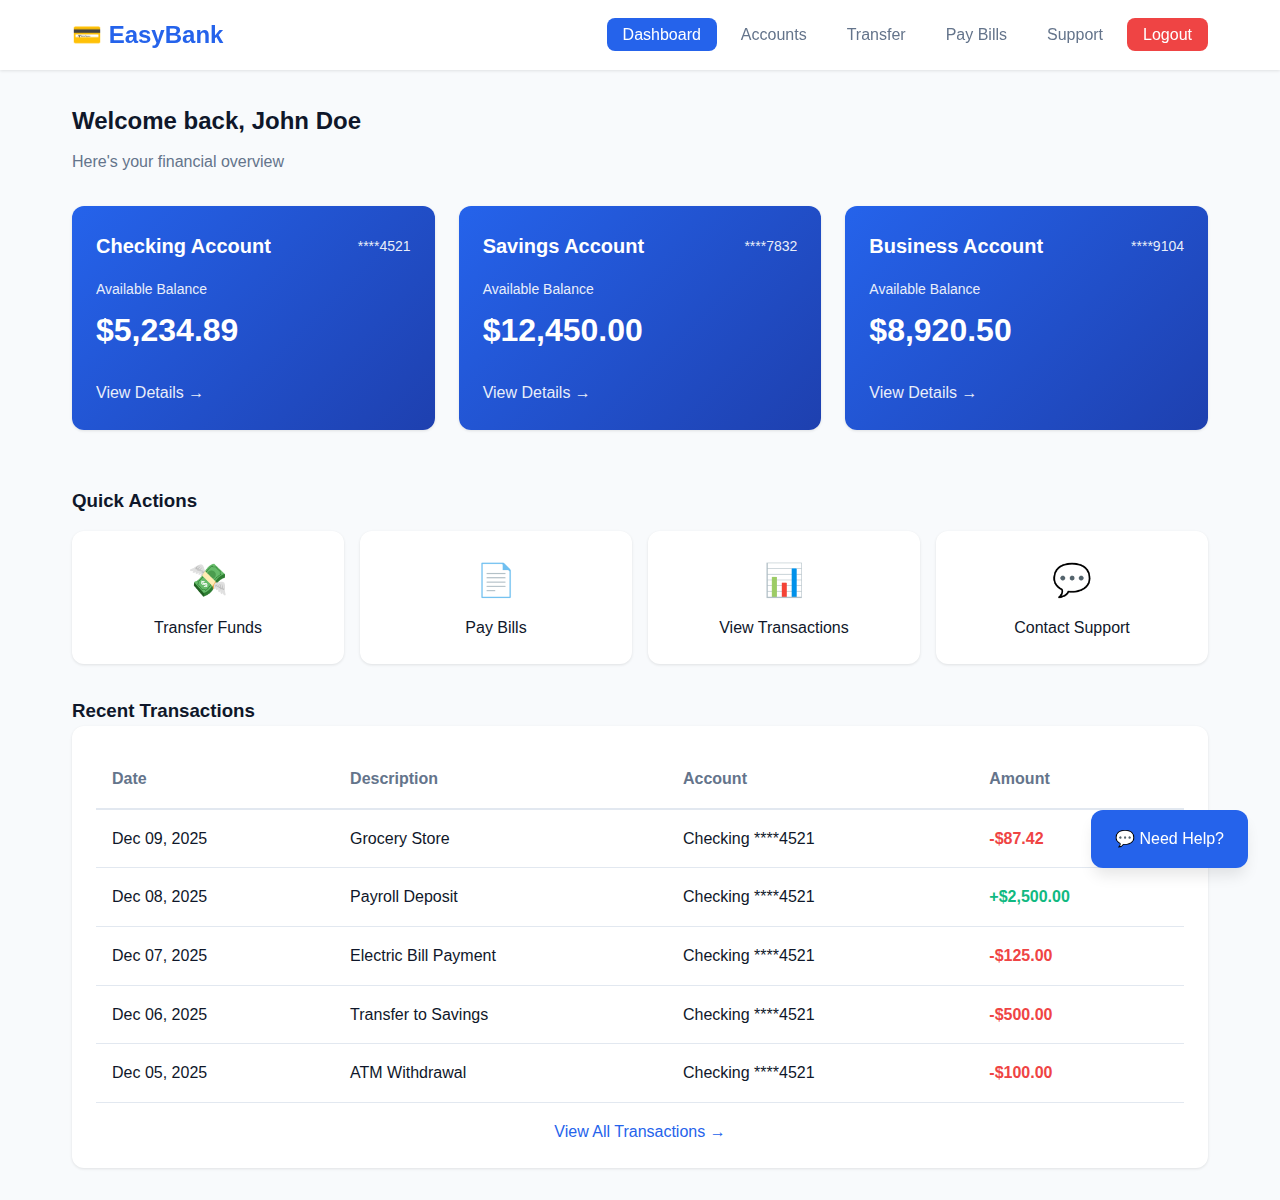
<file: index.html>
<!DOCTYPE html>
<html lang="en">
<head>
    <meta charset="UTF-8">
    <meta name="viewport" content="width=device-width, initial-scale=1.0">
    <title>EasyBank - Dashboard</title>
    <link rel="stylesheet" href="styles.css">
</head>
<body>
    <!-- Navigation Bar -->
    <nav class="navbar">
        <div class="nav-container">
            <div class="nav-brand">
                <h1>💳 EasyBank</h1>
            </div>
            <ul class="nav-menu">
                <li><a href="index.html" class="active">Dashboard</a></li>
                <li><a href="account-details.html">Accounts</a></li>
                <li><a href="fund-transfer.html">Transfer</a></li>
                <li><a href="bill-payment.html">Pay Bills</a></li>
                <li><a href="customer-support.html">Support</a></li>
                <li><a href="login.html" class="btn-logout">Logout</a></li>
            </ul>
        </div>
    </nav>

    <!-- Main Content -->
    <main class="container">
        <!-- Welcome Section -->
        <section class="welcome-section">
            <h2>Welcome back, John Doe</h2>
            <p class="subtitle">Here's your financial overview</p>
        </section>

        <!-- Account Summary Cards -->
        <section class="account-cards">
            <div class="card account-card">
                <div class="card-header">
                    <h3>Checking Account</h3>
                    <span class="account-number">****4521</span>
                </div>
                <div class="balance">
                    <p class="balance-label">Available Balance</p>
                    <p class="balance-amount">$5,234.89</p>
                </div>
                <a href="account-details.html" class="card-link">View Details →</a>
            </div>

            <div class="card account-card">
                <div class="card-header">
                    <h3>Savings Account</h3>
                    <span class="account-number">****7832</span>
                </div>
                <div class="balance">
                    <p class="balance-label">Available Balance</p>
                    <p class="balance-amount">$12,450.00</p>
                </div>
                <a href="account-details.html" class="card-link">View Details →</a>
            </div>

            <div class="card account-card">
                <div class="card-header">
                    <h3>Business Account</h3>
                    <span class="account-number">****9104</span>
                </div>
                <div class="balance">
                    <p class="balance-label">Available Balance</p>
                    <p class="balance-amount">$8,920.50</p>
                </div>
                <a href="account-details.html" class="card-link">View Details →</a>
            </div>
        </section>

        <!-- Quick Actions -->
        <section class="quick-actions">
            <h3>Quick Actions</h3>
            <div class="action-buttons">
                <a href="fund-transfer.html" class="action-btn">
                    <span class="icon">💸</span>
                    <span>Transfer Funds</span>
                </a>
                <a href="bill-payment.html" class="action-btn">
                    <span class="icon">📄</span>
                    <span>Pay Bills</span>
                </a>
                <a href="account-details.html" class="action-btn">
                    <span class="icon">📊</span>
                    <span>View Transactions</span>
                </a>
                <a href="customer-support.html" class="action-btn">
                    <span class="icon">💬</span>
                    <span>Contact Support</span>
                </a>
            </div>
        </section>

        <!-- Recent Transactions -->
        <section class="recent-transactions">
            <h3>Recent Transactions</h3>
            <div class="card">
                <table class="transaction-table">
                    <thead>
                        <tr>
                            <th>Date</th>
                            <th>Description</th>
                            <th>Account</th>
                            <th>Amount</th>
                        </tr>
                    </thead>
                    <tbody>
                        <tr>
                            <td>Dec 09, 2025</td>
                            <td>Grocery Store</td>
                            <td>Checking ****4521</td>
                            <td class="amount negative">-$87.42</td>
                        </tr>
                        <tr>
                            <td>Dec 08, 2025</td>
                            <td>Payroll Deposit</td>
                            <td>Checking ****4521</td>
                            <td class="amount positive">+$2,500.00</td>
                        </tr>
                        <tr>
                            <td>Dec 07, 2025</td>
                            <td>Electric Bill Payment</td>
                            <td>Checking ****4521</td>
                            <td class="amount negative">-$125.00</td>
                        </tr>
                        <tr>
                            <td>Dec 06, 2025</td>
                            <td>Transfer to Savings</td>
                            <td>Checking ****4521</td>
                            <td class="amount negative">-$500.00</td>
                        </tr>
                        <tr>
                            <td>Dec 05, 2025</td>
                            <td>ATM Withdrawal</td>
                            <td>Checking ****4521</td>
                            <td class="amount negative">-$100.00</td>
                        </tr>
                    </tbody>
                </table>
                <a href="account-details.html" class="view-all">View All Transactions →</a>
            </div>
        </section>
    </main>

    <!-- Customer Support Chat Widget -->
    <div class="chat-widget" id="chatWidget">
        <div class="chat-header" onclick="toggleChat()">
            <span>💬 Need Help?</span>
        </div>
        <div class="chat-body" id="chatBody" style="display: none;">
            <p>Hello! How can we assist you today?</p>
            <a href="customer-support.html" class="btn btn-primary">Start Chat</a>
        </div>
    </div>

    <script src="script.js"></script>
</body>
</html>
</file>
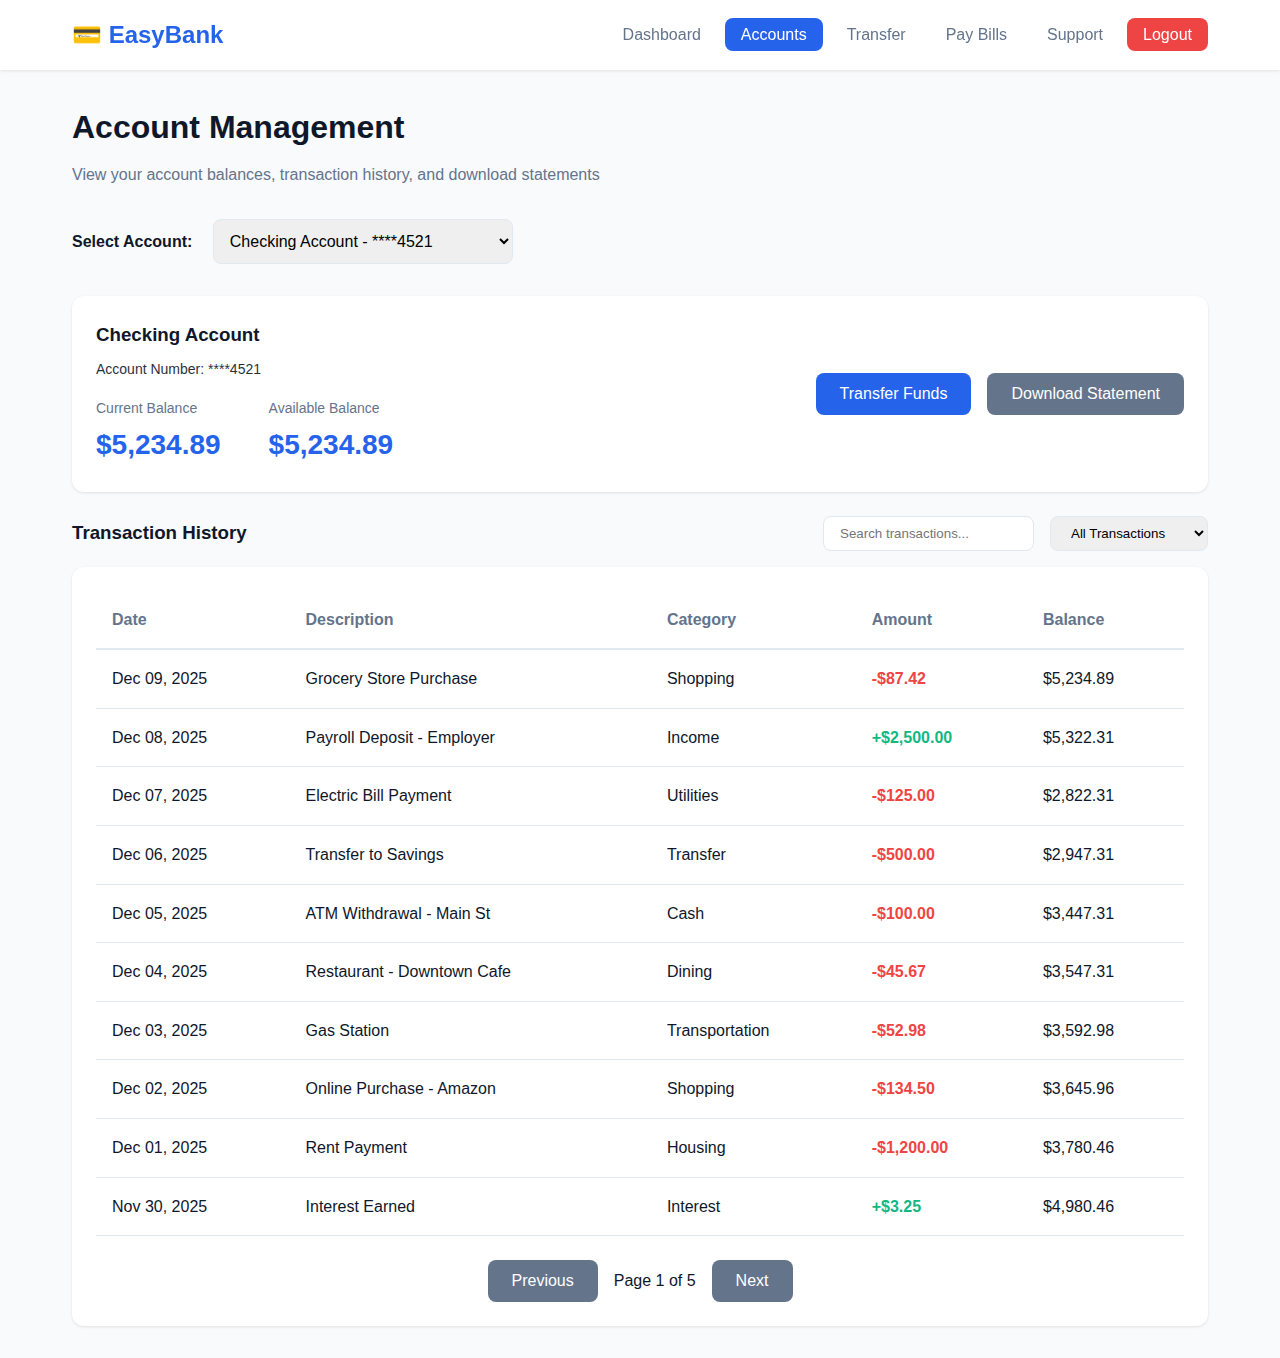
<file: account-details.html>
<!DOCTYPE html>
<html lang="en">
<head>
    <meta charset="UTF-8">
    <meta name="viewport" content="width=device-width, initial-scale=1.0">
    <title>EasyBank - Account Details</title>
    <link rel="stylesheet" href="styles.css">
</head>
<body>
    <!-- Navigation Bar -->
    <nav class="navbar">
        <div class="nav-container">
            <div class="nav-brand">
                <h1>💳 EasyBank</h1>
            </div>
            <ul class="nav-menu">
                <li><a href="index.html">Dashboard</a></li>
                <li><a href="account-details.html" class="active">Accounts</a></li>
                <li><a href="fund-transfer.html">Transfer</a></li>
                <li><a href="bill-payment.html">Pay Bills</a></li>
                <li><a href="customer-support.html">Support</a></li>
                <li><a href="login.html" class="btn-logout">Logout</a></li>
            </ul>
        </div>
    </nav>

    <!-- Main Content -->
    <main class="container">
        <div class="page-header">
            <h2>Account Management</h2>
            <p>View your account balances, transaction history, and download statements</p>
        </div>

        <!-- Account Selection -->
        <section class="account-selector">
            <label for="accountSelect">Select Account:</label>
            <select id="accountSelect" onchange="switchAccount(this.value)">
                <option value="checking">Checking Account - ****4521</option>
                <option value="savings">Savings Account - ****7832</option>
                <option value="business">Business Account - ****9104</option>
            </select>
        </section>

        <!-- Account Details Card -->
        <section class="account-details-card">
            <div class="card">
                <div class="account-info">
                    <h3 id="accountName">Checking Account</h3>
                    <p class="account-number" id="accountNumber">Account Number: ****4521</p>
                    <div class="balance-display">
                        <div class="balance-item">
                            <p class="label">Current Balance</p>
                            <p class="amount" id="currentBalance">$5,234.89</p>
                        </div>
                        <div class="balance-item">
                            <p class="label">Available Balance</p>
                            <p class="amount" id="availableBalance">$5,234.89</p>
                        </div>
                    </div>
                </div>
                <div class="account-actions">
                    <button class="btn btn-primary" onclick="window.location.href='fund-transfer.html'">
                        Transfer Funds
                    </button>
                    <button class="btn btn-secondary" onclick="downloadStatement()">
                        Download Statement
                    </button>
                </div>
            </div>
        </section>

        <!-- Transaction History -->
        <section class="transaction-history">
            <div class="section-header">
                <h3>Transaction History</h3>
                <div class="search-filter">
                    <input type="text" id="searchInput" placeholder="Search transactions..." 
                           onkeyup="searchTransactions()">
                    <select id="filterSelect" onchange="filterTransactions()">
                        <option value="all">All Transactions</option>
                        <option value="deposits">Deposits Only</option>
                        <option value="withdrawals">Withdrawals Only</option>
                    </select>
                </div>
            </div>

            <div class="card">
                <table class="transaction-table" id="transactionTable">
                    <thead>
                        <tr>
                            <th>Date</th>
                            <th>Description</th>
                            <th>Category</th>
                            <th>Amount</th>
                            <th>Balance</th>
                        </tr>
                    </thead>
                    <tbody>
                        <tr>
                            <td>Dec 09, 2025</td>
                            <td>Grocery Store Purchase</td>
                            <td>Shopping</td>
                            <td class="amount negative">-$87.42</td>
                            <td>$5,234.89</td>
                        </tr>
                        <tr>
                            <td>Dec 08, 2025</td>
                            <td>Payroll Deposit - Employer</td>
                            <td>Income</td>
                            <td class="amount positive">+$2,500.00</td>
                            <td>$5,322.31</td>
                        </tr>
                        <tr>
                            <td>Dec 07, 2025</td>
                            <td>Electric Bill Payment</td>
                            <td>Utilities</td>
                            <td class="amount negative">-$125.00</td>
                            <td>$2,822.31</td>
                        </tr>
                        <tr>
                            <td>Dec 06, 2025</td>
                            <td>Transfer to Savings</td>
                            <td>Transfer</td>
                            <td class="amount negative">-$500.00</td>
                            <td>$2,947.31</td>
                        </tr>
                        <tr>
                            <td>Dec 05, 2025</td>
                            <td>ATM Withdrawal - Main St</td>
                            <td>Cash</td>
                            <td class="amount negative">-$100.00</td>
                            <td>$3,447.31</td>
                        </tr>
                        <tr>
                            <td>Dec 04, 2025</td>
                            <td>Restaurant - Downtown Cafe</td>
                            <td>Dining</td>
                            <td class="amount negative">-$45.67</td>
                            <td>$3,547.31</td>
                        </tr>
                        <tr>
                            <td>Dec 03, 2025</td>
                            <td>Gas Station</td>
                            <td>Transportation</td>
                            <td class="amount negative">-$52.98</td>
                            <td>$3,592.98</td>
                        </tr>
                        <tr>
                            <td>Dec 02, 2025</td>
                            <td>Online Purchase - Amazon</td>
                            <td>Shopping</td>
                            <td class="amount negative">-$134.50</td>
                            <td>$3,645.96</td>
                        </tr>
                        <tr>
                            <td>Dec 01, 2025</td>
                            <td>Rent Payment</td>
                            <td>Housing</td>
                            <td class="amount negative">-$1,200.00</td>
                            <td>$3,780.46</td>
                        </tr>
                        <tr>
                            <td>Nov 30, 2025</td>
                            <td>Interest Earned</td>
                            <td>Interest</td>
                            <td class="amount positive">+$3.25</td>
                            <td>$4,980.46</td>
                        </tr>
                    </tbody>
                </table>

                <div class="pagination">
                    <button class="btn btn-secondary">Previous</button>
                    <span>Page 1 of 5</span>
                    <button class="btn btn-secondary">Next</button>
                </div>
            </div>
        </section>
    </main>

    <script src="script.js"></script>
</body>
</html>
</file>
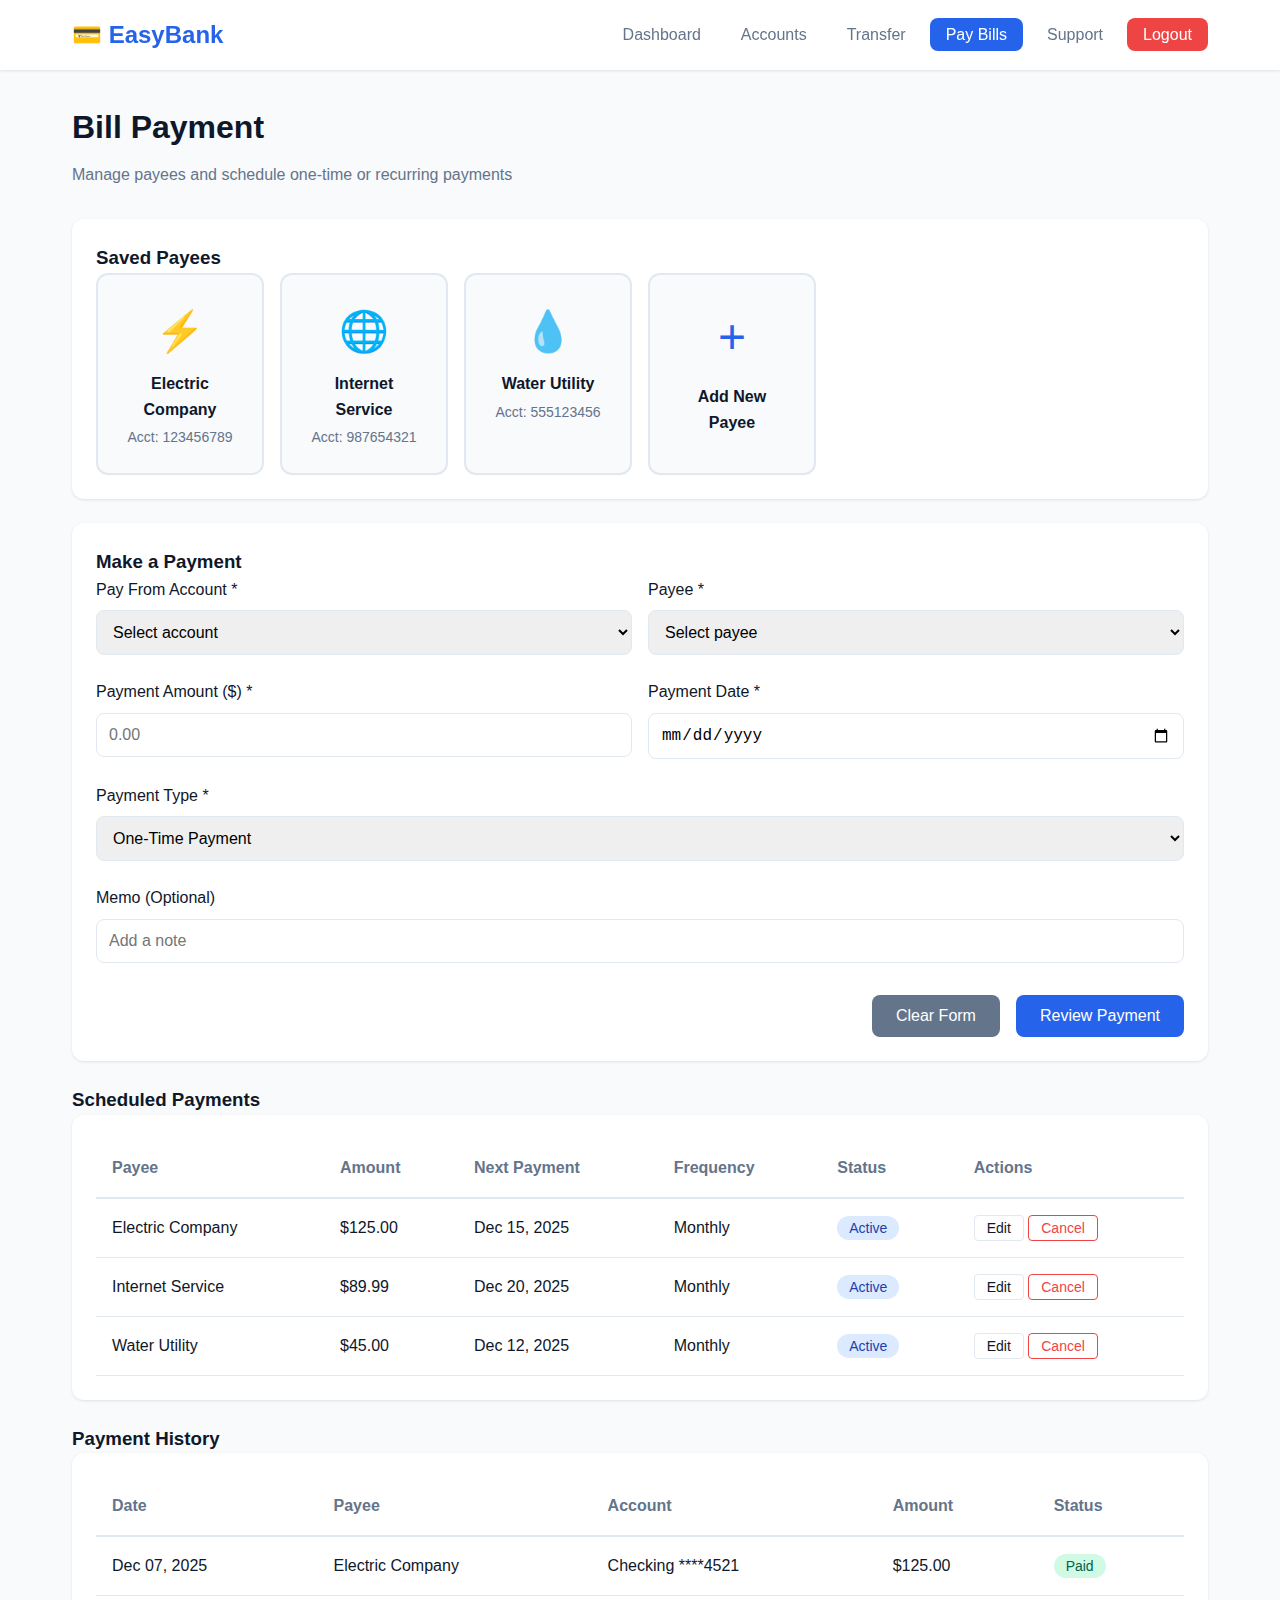
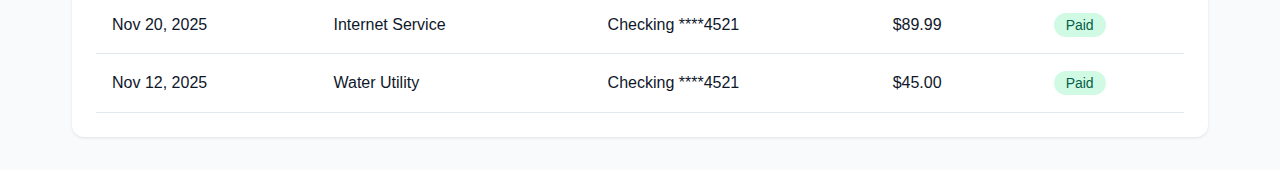
<file: bill-payment.html>
<!DOCTYPE html>
<html lang="en">
<head>
    <meta charset="UTF-8">
    <meta name="viewport" content="width=device-width, initial-scale=1.0">
    <title>EasyBank - Bill Payment</title>
    <link rel="stylesheet" href="styles.css">
</head>
<body>
    <!-- Navigation Bar -->
    <nav class="navbar">
        <div class="nav-container">
            <div class="nav-brand">
                <h1>💳 EasyBank</h1>
            </div>
            <ul class="nav-menu">
                <li><a href="index.html">Dashboard</a></li>
                <li><a href="account-details.html">Accounts</a></li>
                <li><a href="fund-transfer.html">Transfer</a></li>
                <li><a href="bill-payment.html" class="active">Pay Bills</a></li>
                <li><a href="customer-support.html">Support</a></li>
                <li><a href="login.html" class="btn-logout">Logout</a></li>
            </ul>
        </div>
    </nav>

    <!-- Main Content -->
    <main class="container">
        <div class="page-header">
            <h2>Bill Payment</h2>
            <p>Manage payees and schedule one-time or recurring payments</p>
        </div>

        <!-- Quick Pay Section -->
        <section class="quick-pay">
            <div class="card">
                <h3>Saved Payees</h3>
                <div class="payee-grid">
                    <div class="payee-card" onclick="selectPayee('electric')">
                        <div class="payee-icon">⚡</div>
                        <p class="payee-name">Electric Company</p>
                        <p class="payee-account">Acct: 123456789</p>
                    </div>
                    <div class="payee-card" onclick="selectPayee('internet')">
                        <div class="payee-icon">🌐</div>
                        <p class="payee-name">Internet Service</p>
                        <p class="payee-account">Acct: 987654321</p>
                    </div>
                    <div class="payee-card" onclick="selectPayee('water')">
                        <div class="payee-icon">💧</div>
                        <p class="payee-name">Water Utility</p>
                        <p class="payee-account">Acct: 555123456</p>
                    </div>
                    <div class="payee-card" onclick="openAddPayeeModal()">
                        <div class="payee-icon add">+</div>
                        <p class="payee-name">Add New Payee</p>
                    </div>
                </div>
            </div>
        </section>

        <!-- Payment Form -->
        <section class="payment-form-section">
            <div class="card">
                <h3>Make a Payment</h3>
                <form id="paymentForm" onsubmit="handlePayment(event)">
                    <div class="form-row">
                        <div class="form-group">
                            <label for="payFromAccount">Pay From Account *</label>
                            <select id="payFromAccount" name="payFromAccount" required>
                                <option value="">Select account</option>
                                <option value="checking">Checking Account - ****4521 ($5,234.89)</option>
                                <option value="savings">Savings Account - ****7832 ($12,450.00)</option>
                                <option value="business">Business Account - ****9104 ($8,920.50)</option>
                            </select>
                        </div>

                        <div class="form-group">
                            <label for="payeeSelect">Payee *</label>
                            <select id="payeeSelect" name="payeeSelect" required>
                                <option value="">Select payee</option>
                                <option value="electric">Electric Company</option>
                                <option value="internet">Internet Service</option>
                                <option value="water">Water Utility</option>
                            </select>
                        </div>
                    </div>

                    <div class="form-row">
                        <div class="form-group">
                            <label for="paymentAmount">Payment Amount ($) *</label>
                            <input type="number" id="paymentAmount" name="paymentAmount" required 
                                   min="0.01" step="0.01" placeholder="0.00">
                        </div>

                        <div class="form-group">
                            <label for="paymentDate">Payment Date *</label>
                            <input type="date" id="paymentDate" name="paymentDate" required>
                        </div>
                    </div>

                    <div class="form-group">
                        <label for="paymentType">Payment Type *</label>
                        <select id="paymentType" name="paymentType" required onchange="toggleRecurring()">
                            <option value="one-time">One-Time Payment</option>
                            <option value="recurring">Recurring Payment</option>
                        </select>
                    </div>

                    <div id="recurringOptions" style="display: none;">
                        <div class="form-row">
                            <div class="form-group">
                                <label for="frequency">Frequency</label>
                                <select id="frequency" name="frequency">
                                    <option value="weekly">Weekly</option>
                                    <option value="biweekly">Bi-Weekly</option>
                                    <option value="monthly">Monthly</option>
                                    <option value="quarterly">Quarterly</option>
                                </select>
                            </div>

                            <div class="form-group">
                                <label for="endDate">End Date (Optional)</label>
                                <input type="date" id="endDate" name="endDate">
                            </div>
                        </div>
                    </div>

                    <div class="form-group">
                        <label for="paymentMemo">Memo (Optional)</label>
                        <input type="text" id="paymentMemo" name="paymentMemo" 
                               placeholder="Add a note" maxlength="100">
                    </div>

                    <div class="form-actions">
                        <button type="button" class="btn btn-secondary" onclick="resetPaymentForm()">
                            Clear Form
                        </button>
                        <button type="submit" class="btn btn-primary">
                            Review Payment
                        </button>
                    </div>
                </form>
            </div>
        </section>

        <!-- Scheduled Payments -->
        <section class="scheduled-payments">
            <h3>Scheduled Payments</h3>
            <div class="card">
                <table class="transaction-table">
                    <thead>
                        <tr>
                            <th>Payee</th>
                            <th>Amount</th>
                            <th>Next Payment</th>
                            <th>Frequency</th>
                            <th>Status</th>
                            <th>Actions</th>
                        </tr>
                    </thead>
                    <tbody>
                        <tr>
                            <td>Electric Company</td>
                            <td>$125.00</td>
                            <td>Dec 15, 2025</td>
                            <td>Monthly</td>
                            <td><span class="status-badge active">Active</span></td>
                            <td>
                                <button class="btn-small">Edit</button>
                                <button class="btn-small danger">Cancel</button>
                            </td>
                        </tr>
                        <tr>
                            <td>Internet Service</td>
                            <td>$89.99</td>
                            <td>Dec 20, 2025</td>
                            <td>Monthly</td>
                            <td><span class="status-badge active">Active</span></td>
                            <td>
                                <button class="btn-small">Edit</button>
                                <button class="btn-small danger">Cancel</button>
                            </td>
                        </tr>
                        <tr>
                            <td>Water Utility</td>
                            <td>$45.00</td>
                            <td>Dec 12, 2025</td>
                            <td>Monthly</td>
                            <td><span class="status-badge active">Active</span></td>
                            <td>
                                <button class="btn-small">Edit</button>
                                <button class="btn-small danger">Cancel</button>
                            </td>
                        </tr>
                    </tbody>
                </table>
            </div>
        </section>

        <!-- Recent Payments -->
        <section class="recent-payments">
            <h3>Payment History</h3>
            <div class="card">
                <table class="transaction-table">
                    <thead>
                        <tr>
                            <th>Date</th>
                            <th>Payee</th>
                            <th>Account</th>
                            <th>Amount</th>
                            <th>Status</th>
                        </tr>
                    </thead>
                    <tbody>
                        <tr>
                            <td>Dec 07, 2025</td>
                            <td>Electric Company</td>
                            <td>Checking ****4521</td>
                            <td>$125.00</td>
                            <td><span class="status-badge success">Paid</span></td>
                        </tr>
                        <tr>
                            <td>Nov 20, 2025</td>
                            <td>Internet Service</td>
                            <td>Checking ****4521</td>
                            <td>$89.99</td>
                            <td><span class="status-badge success">Paid</span></td>
                        </tr>
                        <tr>
                            <td>Nov 12, 2025</td>
                            <td>Water Utility</td>
                            <td>Checking ****4521</td>
                            <td>$45.00</td>
                            <td><span class="status-badge success">Paid</span></td>
                        </tr>
                    </tbody>
                </table>
            </div>
        </section>
    </main>

    <!-- Add Payee Modal -->
    <div id="addPayeeModal" class="modal">
        <div class="modal-content">
            <div class="modal-header">
                <h3>Add New Payee</h3>
                <span class="close" onclick="closeAddPayeeModal()">&times;</span>
            </div>
            <div class="modal-body">
                <form id="addPayeeForm">
                    <div class="form-group">
                        <label for="payeeName">Payee Name *</label>
                        <input type="text" id="payeeName" required>
                    </div>
                    <div class="form-group">
                        <label for="payeeAccount">Account Number *</label>
                        <input type="text" id="payeeAccount" required>
                    </div>
                    <div class="form-group">
                        <label for="payeeCategory">Category</label>
                        <select id="payeeCategory">
                            <option value="utilities">Utilities</option>
                            <option value="insurance">Insurance</option>
                            <option value="loans">Loans</option>
                            <option value="other">Other</option>
                        </select>
                    </div>
                </form>
            </div>
            <div class="modal-footer">
                <button class="btn btn-secondary" onclick="closeAddPayeeModal()">Cancel</button>
                <button class="btn btn-primary" onclick="addPayee()">Add Payee</button>
            </div>
        </div>
    </div>

    <!-- Payment Confirmation Modal -->
    <div id="paymentConfirmModal" class="modal">
        <div class="modal-content">
            <div class="modal-header">
                <h3>Confirm Payment</h3>
                <span class="close" onclick="closePaymentConfirmModal()">&times;</span>
            </div>
            <div class="modal-body">
                <div class="confirmation-details">
                    <p><strong>Pay From:</strong> <span id="confirmPayAccount"></span></p>
                    <p><strong>Payee:</strong> <span id="confirmPayee"></span></p>
                    <p><strong>Amount:</strong> <span id="confirmPayAmount"></span></p>
                    <p><strong>Date:</strong> <span id="confirmPayDate"></span></p>
                    <p><strong>Type:</strong> <span id="confirmPayType"></span></p>
                </div>
            </div>
            <div class="modal-footer">
                <button class="btn btn-secondary" onclick="closePaymentConfirmModal()">Cancel</button>
                <button class="btn btn-primary" onclick="confirmPayment()">Confirm Payment</button>
            </div>
        </div>
    </div>

    <script src="script.js"></script>
</body>
</html>
</file>
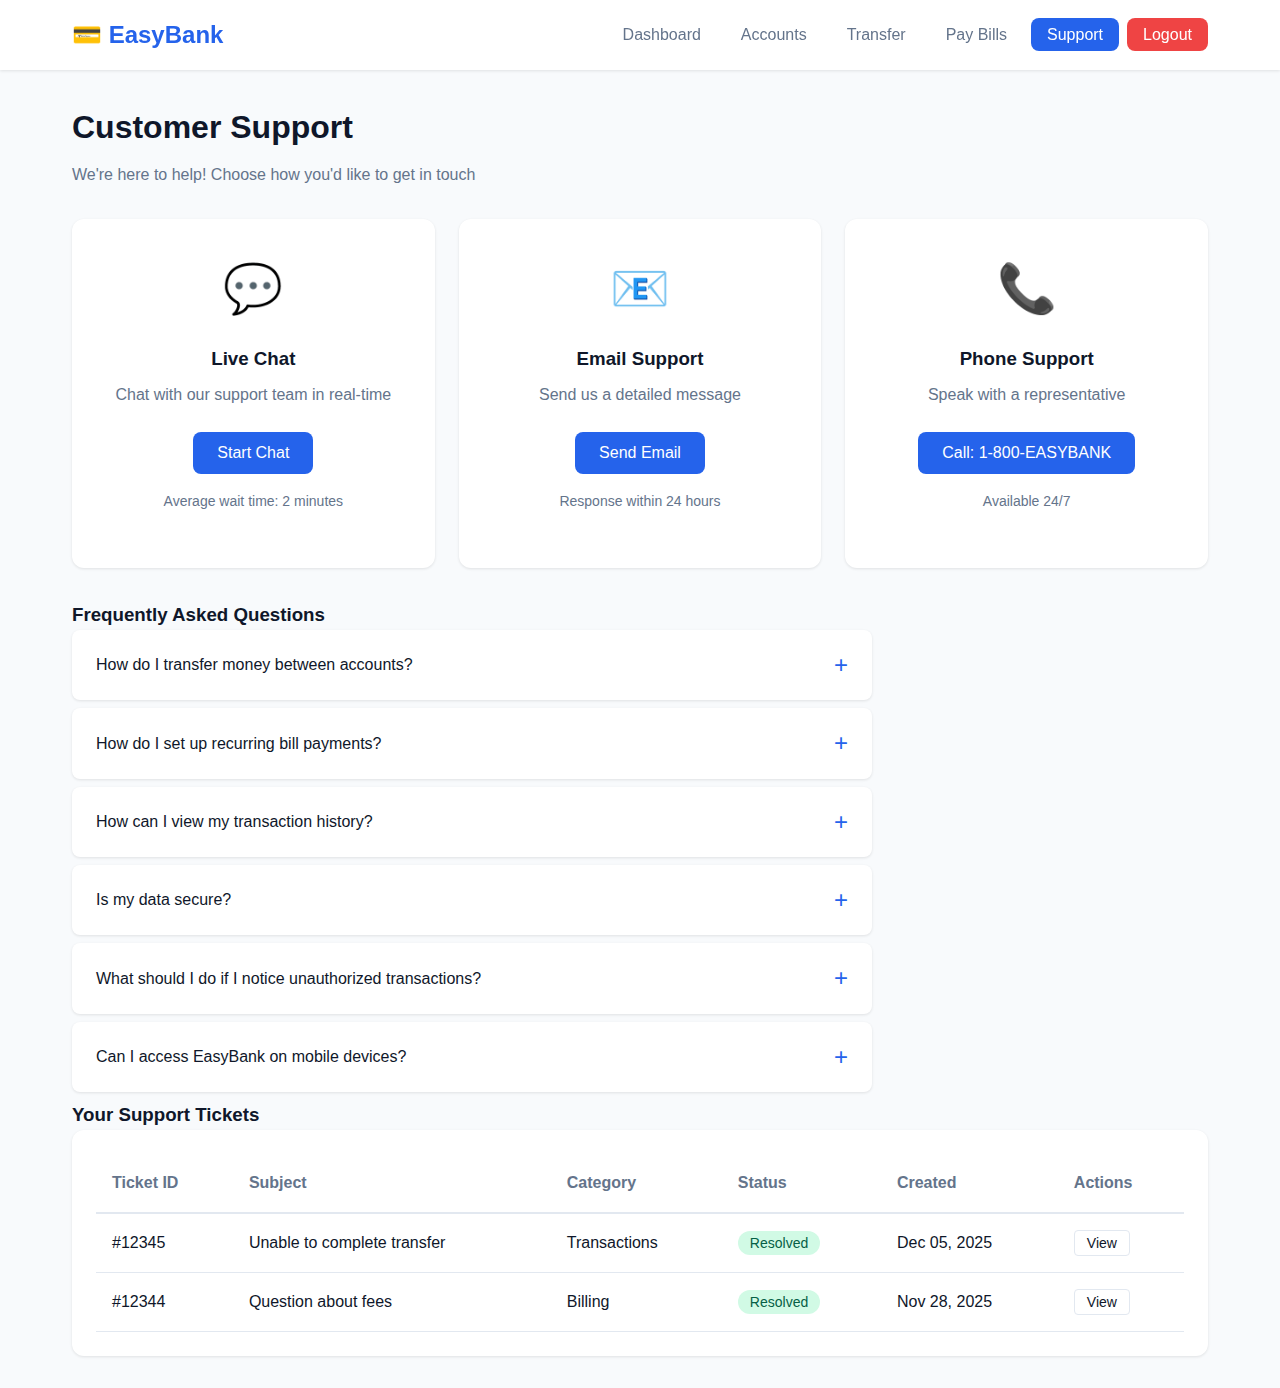
<file: customer-support.html>
<!DOCTYPE html>
<html lang="en">
<head>
    <meta charset="UTF-8">
    <meta name="viewport" content="width=device-width, initial-scale=1.0">
    <title>EasyBank - Customer Support</title>
    <link rel="stylesheet" href="styles.css">
</head>
<body>
    <!-- Navigation Bar -->
    <nav class="navbar">
        <div class="nav-container">
            <div class="nav-brand">
                <h1>💳 EasyBank</h1>
            </div>
            <ul class="nav-menu">
                <li><a href="index.html">Dashboard</a></li>
                <li><a href="account-details.html">Accounts</a></li>
                <li><a href="fund-transfer.html">Transfer</a></li>
                <li><a href="bill-payment.html">Pay Bills</a></li>
                <li><a href="customer-support.html" class="active">Support</a></li>
                <li><a href="login.html" class="btn-logout">Logout</a></li>
            </ul>
        </div>
    </nav>

    <!-- Main Content -->
    <main class="container">
        <div class="page-header">
            <h2>Customer Support</h2>
            <p>We're here to help! Choose how you'd like to get in touch</p>
        </div>

        <!-- Support Options -->
        <section class="support-options">
            <div class="support-card">
                <div class="support-icon">💬</div>
                <h3>Live Chat</h3>
                <p>Chat with our support team in real-time</p>
                <button class="btn btn-primary" onclick="startChat()">Start Chat</button>
                <p class="support-info">Average wait time: 2 minutes</p>
            </div>

            <div class="support-card">
                <div class="support-icon">📧</div>
                <h3>Email Support</h3>
                <p>Send us a detailed message</p>
                <button class="btn btn-primary" onclick="showEmailForm()">Send Email</button>
                <p class="support-info">Response within 24 hours</p>
            </div>

            <div class="support-card">
                <div class="support-icon">📞</div>
                <h3>Phone Support</h3>
                <p>Speak with a representative</p>
                <button class="btn btn-primary">Call: 1-800-EASYBANK</button>
                <p class="support-info">Available 24/7</p>
            </div>
        </section>

        <!-- Live Chat Interface -->
        <section id="chatInterface" class="chat-interface" style="display: none;">
            <div class="card chat-card">
                <div class="chat-header-bar">
                    <h3>Live Chat with Support</h3>
                    <button class="close-chat" onclick="closeChat()">×</button>
                </div>
                
                <div class="chat-messages" id="chatMessages">
                    <div class="message bot-message">
                        <div class="message-avatar">🤖</div>
                        <div class="message-content">
                            <p>Hello! I'm the EasyBank Assistant. How can I help you today?</p>
                            <span class="message-time">Just now</span>
                        </div>
                    </div>
                </div>

                <div class="quick-replies">
                    <button class="quick-reply-btn" onclick="sendQuickReply('Account Balance')">
                        Check Account Balance
                    </button>
                    <button class="quick-reply-btn" onclick="sendQuickReply('Transaction Issue')">
                        Transaction Issue
                    </button>
                    <button class="quick-reply-btn" onclick="sendQuickReply('Reset Password')">
                        Reset Password
                    </button>
                    <button class="quick-reply-btn" onclick="sendQuickReply('Other')">
                        Other Issue
                    </button>
                </div>

                <div class="chat-input-area">
                    <input type="text" id="chatInput" placeholder="Type your message..." 
                           onkeypress="handleChatKeypress(event)">
                    <button class="btn btn-primary" onclick="sendChatMessage()">Send</button>
                </div>
            </div>
        </section>

        <!-- Email Form -->
        <section id="emailForm" class="email-form-section" style="display: none;">
            <div class="card">
                <div class="section-header">
                    <h3>Send Us an Email</h3>
                    <button class="close-form" onclick="closeEmailForm()">×</button>
                </div>
                
                <form onsubmit="handleEmailSubmit(event)">
                    <div class="form-group">
                        <label for="supportCategory">Category *</label>
                        <select id="supportCategory" required>
                            <option value="">Select a category</option>
                            <option value="account">Account Issues</option>
                            <option value="transactions">Transaction Problems</option>
                            <option value="technical">Technical Support</option>
                            <option value="security">Security Concerns</option>
                            <option value="billing">Billing Questions</option>
                            <option value="other">Other</option>
                        </select>
                    </div>

                    <div class="form-group">
                        <label for="supportSubject">Subject *</label>
                        <input type="text" id="supportSubject" required 
                               placeholder="Brief description of your issue">
                    </div>

                    <div class="form-group">
                        <label for="supportMessage">Message *</label>
                        <textarea id="supportMessage" rows="6" required 
                                  placeholder="Please provide details about your issue..."></textarea>
                    </div>

                    <div class="form-group">
                        <label for="supportPriority">Priority</label>
                        <select id="supportPriority">
                            <option value="low">Low - General inquiry</option>
                            <option value="medium" selected>Medium - Issue affecting service</option>
                            <option value="high">High - Urgent issue</option>
                        </select>
                    </div>

                    <div class="form-actions">
                        <button type="button" class="btn btn-secondary" onclick="closeEmailForm()">
                            Cancel
                        </button>
                        <button type="submit" class="btn btn-primary">
                            Send Message
                        </button>
                    </div>
                </form>
            </div>
        </section>

        <!-- FAQ Section -->
        <section class="faq-section">
            <h3>Frequently Asked Questions</h3>
            <div class="faq-list">
                <div class="faq-item">
                    <div class="faq-question" onclick="toggleFAQ(this)">
                        <span>How do I transfer money between accounts?</span>
                        <span class="faq-icon">+</span>
                    </div>
                    <div class="faq-answer">
                        <p>Go to the Transfer Funds page, select your source and destination accounts, 
                        enter the amount, and click Review Transfer. You can transfer funds instantly 
                        between your own accounts.</p>
                    </div>
                </div>

                <div class="faq-item">
                    <div class="faq-question" onclick="toggleFAQ(this)">
                        <span>How do I set up recurring bill payments?</span>
                        <span class="faq-icon">+</span>
                    </div>
                    <div class="faq-answer">
                        <p>Navigate to Pay Bills, select or add a payee, choose "Recurring Payment" 
                        as the payment type, set your frequency (weekly, monthly, etc.), and confirm 
                        the payment details.</p>
                    </div>
                </div>

                <div class="faq-item">
                    <div class="faq-question" onclick="toggleFAQ(this)">
                        <span>How can I view my transaction history?</span>
                        <span class="faq-icon">+</span>
                    </div>
                    <div class="faq-answer">
                        <p>Click on "Accounts" in the navigation menu, select the account you want 
                        to view, and scroll down to see your complete transaction history. You can 
                        also search and filter transactions.</p>
                    </div>
                </div>

                <div class="faq-item">
                    <div class="faq-question" onclick="toggleFAQ(this)">
                        <span>Is my data secure?</span>
                        <span class="faq-icon">+</span>
                    </div>
                    <div class="faq-answer">
                        <p>Yes! EasyBank uses bank-level 256-bit encryption for all data transmission 
                        and storage. We comply with PCI DSS standards and employ multi-factor 
                        authentication to protect your accounts.</p>
                    </div>
                </div>

                <div class="faq-item">
                    <div class="faq-question" onclick="toggleFAQ(this)">
                        <span>What should I do if I notice unauthorized transactions?</span>
                        <span class="faq-icon">+</span>
                    </div>
                    <div class="faq-answer">
                        <p>Immediately contact our support team via phone (1-800-EASYBANK) or live chat. 
                        We'll freeze your account if necessary and begin an investigation. Most fraud 
                        cases are resolved within 48 hours.</p>
                    </div>
                </div>

                <div class="faq-item">
                    <div class="faq-question" onclick="toggleFAQ(this)">
                        <span>Can I access EasyBank on mobile devices?</span>
                        <span class="faq-icon">+</span>
                    </div>
                    <div class="faq-answer">
                        <p>Yes! EasyBank is fully responsive and works on all modern browsers on 
                        desktop, tablet, and mobile devices. We also follow WCAG 2.1 accessibility 
                        standards.</p>
                    </div>
                </div>
            </div>
        </section>

        <!-- Support Tickets -->
        <section class="support-tickets">
            <h3>Your Support Tickets</h3>
            <div class="card">
                <table class="transaction-table">
                    <thead>
                        <tr>
                            <th>Ticket ID</th>
                            <th>Subject</th>
                            <th>Category</th>
                            <th>Status</th>
                            <th>Created</th>
                            <th>Actions</th>
                        </tr>
                    </thead>
                    <tbody>
                        <tr>
                            <td>#12345</td>
                            <td>Unable to complete transfer</td>
                            <td>Transactions</td>
                            <td><span class="status-badge success">Resolved</span></td>
                            <td>Dec 05, 2025</td>
                            <td><button class="btn-small">View</button></td>
                        </tr>
                        <tr>
                            <td>#12344</td>
                            <td>Question about fees</td>
                            <td>Billing</td>
                            <td><span class="status-badge success">Resolved</span></td>
                            <td>Nov 28, 2025</td>
                            <td><button class="btn-small">View</button></td>
                        </tr>
                    </tbody>
                </table>
            </div>
        </section>
    </main>

    <script src="script.js"></script>
</body>
</html>
</file>
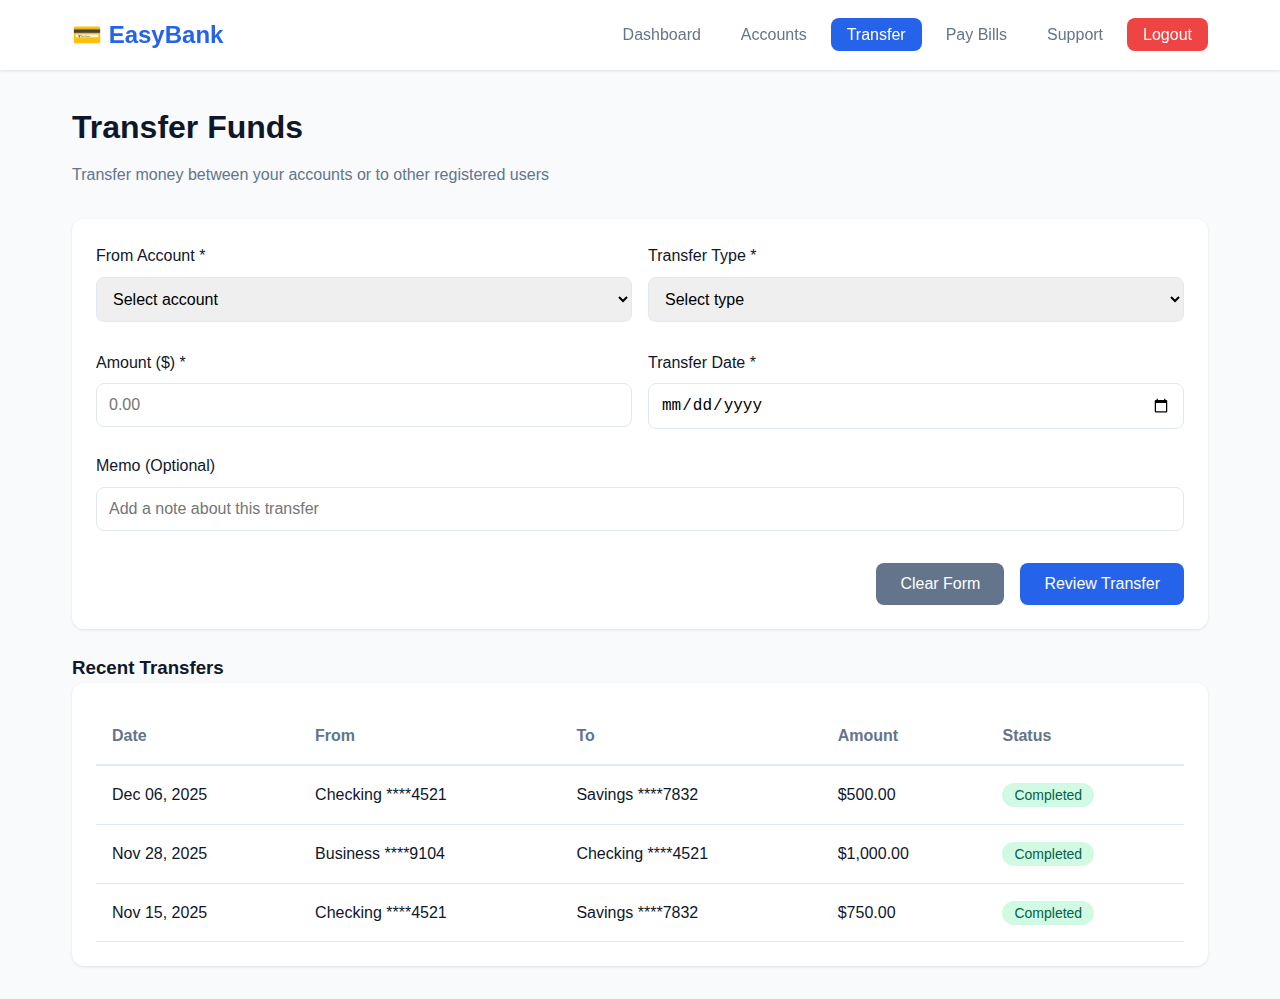
<file: fund-transfer.html>
<!DOCTYPE html>
<html lang="en">
<head>
    <meta charset="UTF-8">
    <meta name="viewport" content="width=device-width, initial-scale=1.0">
    <title>EasyBank - Fund Transfer</title>
    <link rel="stylesheet" href="styles.css">
</head>
<body>
    <!-- Navigation Bar -->
    <nav class="navbar">
        <div class="nav-container">
            <div class="nav-brand">
                <h1>💳 EasyBank</h1>
            </div>
            <ul class="nav-menu">
                <li><a href="index.html">Dashboard</a></li>
                <li><a href="account-details.html">Accounts</a></li>
                <li><a href="fund-transfer.html" class="active">Transfer</a></li>
                <li><a href="bill-payment.html">Pay Bills</a></li>
                <li><a href="customer-support.html">Support</a></li>
                <li><a href="login.html" class="btn-logout">Logout</a></li>
            </ul>
        </div>
    </nav>

    <!-- Main Content -->
    <main class="container">
        <div class="page-header">
            <h2>Transfer Funds</h2>
            <p>Transfer money between your accounts or to other registered users</p>
        </div>

        <!-- Transfer Form -->
        <section class="transfer-form-section">
            <div class="card">
                <form id="transferForm" onsubmit="handleTransfer(event)">
                    <div class="form-row">
                        <div class="form-group">
                            <label for="fromAccount">From Account *</label>
                            <select id="fromAccount" name="fromAccount" required onchange="updateAvailableBalance()">
                                <option value="">Select account</option>
                                <option value="checking">Checking Account - ****4521 ($5,234.89)</option>
                                <option value="savings">Savings Account - ****7832 ($12,450.00)</option>
                                <option value="business">Business Account - ****9104 ($8,920.50)</option>
                            </select>
                            <p class="available-balance" id="availableBalanceText"></p>
                        </div>

                        <div class="form-group">
                            <label for="transferType">Transfer Type *</label>
                            <select id="transferType" name="transferType" required onchange="toggleRecipientFields()">
                                <option value="">Select type</option>
                                <option value="own">Between My Accounts</option>
                                <option value="internal">To Another EasyBank User</option>
                            </select>
                        </div>
                    </div>

                    <div class="form-row" id="recipientFields" style="display: none;">
                        <div class="form-group">
                            <label for="toAccount">To Account *</label>
                            <select id="toAccount" name="toAccount">
                                <option value="">Select account</option>
                            </select>
                        </div>

                        <div class="form-group" id="recipientUserField" style="display: none;">
                            <label for="recipientUser">Recipient Username or Email *</label>
                            <input type="text" id="recipientUser" name="recipientUser" 
                                   placeholder="Enter username or email">
                        </div>
                    </div>

                    <div class="form-row">
                        <div class="form-group">
                            <label for="amount">Amount ($) *</label>
                            <input type="number" id="amount" name="amount" required 
                                   min="0.01" step="0.01" placeholder="0.00"
                                   onchange="validateAmount()">
                            <p class="error-message" id="amountError" style="display: none;"></p>
                        </div>

                        <div class="form-group">
                            <label for="transferDate">Transfer Date *</label>
                            <input type="date" id="transferDate" name="transferDate" required>
                        </div>
                    </div>

                    <div class="form-group">
                        <label for="memo">Memo (Optional)</label>
                        <input type="text" id="memo" name="memo" 
                               placeholder="Add a note about this transfer" maxlength="100">
                    </div>

                    <div class="form-actions">
                        <button type="button" class="btn btn-secondary" onclick="resetForm()">
                            Clear Form
                        </button>
                        <button type="submit" class="btn btn-primary">
                            Review Transfer
                        </button>
                    </div>
                </form>
            </div>
        </section>

        <!-- Recent Transfers -->
        <section class="recent-transfers">
            <h3>Recent Transfers</h3>
            <div class="card">
                <table class="transaction-table">
                    <thead>
                        <tr>
                            <th>Date</th>
                            <th>From</th>
                            <th>To</th>
                            <th>Amount</th>
                            <th>Status</th>
                        </tr>
                    </thead>
                    <tbody>
                        <tr>
                            <td>Dec 06, 2025</td>
                            <td>Checking ****4521</td>
                            <td>Savings ****7832</td>
                            <td>$500.00</td>
                            <td><span class="status-badge success">Completed</span></td>
                        </tr>
                        <tr>
                            <td>Nov 28, 2025</td>
                            <td>Business ****9104</td>
                            <td>Checking ****4521</td>
                            <td>$1,000.00</td>
                            <td><span class="status-badge success">Completed</span></td>
                        </tr>
                        <tr>
                            <td>Nov 15, 2025</td>
                            <td>Checking ****4521</td>
                            <td>Savings ****7832</td>
                            <td>$750.00</td>
                            <td><span class="status-badge success">Completed</span></td>
                        </tr>
                    </tbody>
                </table>
            </div>
        </section>
    </main>

    <!-- Confirmation Modal -->
    <div id="confirmModal" class="modal">
        <div class="modal-content">
            <div class="modal-header">
                <h3>Confirm Transfer</h3>
                <span class="close" onclick="closeModal()">&times;</span>
            </div>
            <div class="modal-body">
                <div class="confirmation-details">
                    <p><strong>From:</strong> <span id="confirmFrom"></span></p>
                    <p><strong>To:</strong> <span id="confirmTo"></span></p>
                    <p><strong>Amount:</strong> <span id="confirmAmount"></span></p>
                    <p><strong>Date:</strong> <span id="confirmDate"></span></p>
                    <p><strong>Memo:</strong> <span id="confirmMemo"></span></p>
                </div>
                <p class="warning-text">⚠️ Please review the details carefully before confirming.</p>
            </div>
            <div class="modal-footer">
                <button class="btn btn-secondary" onclick="closeModal()">Cancel</button>
                <button class="btn btn-primary" onclick="confirmTransfer()">Confirm Transfer</button>
            </div>
        </div>
    </div>

    <!-- Success Modal -->
    <div id="successModal" class="modal">
        <div class="modal-content">
            <div class="modal-header success">
                <h3>✓ Transfer Successful</h3>
            </div>
            <div class="modal-body">
                <p>Your transfer has been processed successfully!</p>
                <p class="confirmation-number">Confirmation #: TXN-20251210-00123</p>
            </div>
            <div class="modal-footer">
                <button class="btn btn-primary" onclick="closeSuccessModal()">Done</button>
                <button class="btn btn-secondary" onclick="window.location.href='index.html'">
                    Go to Dashboard
                </button>
            </div>
        </div>
    </div>

    <script src="script.js"></script>
</body>
</html>
</file>
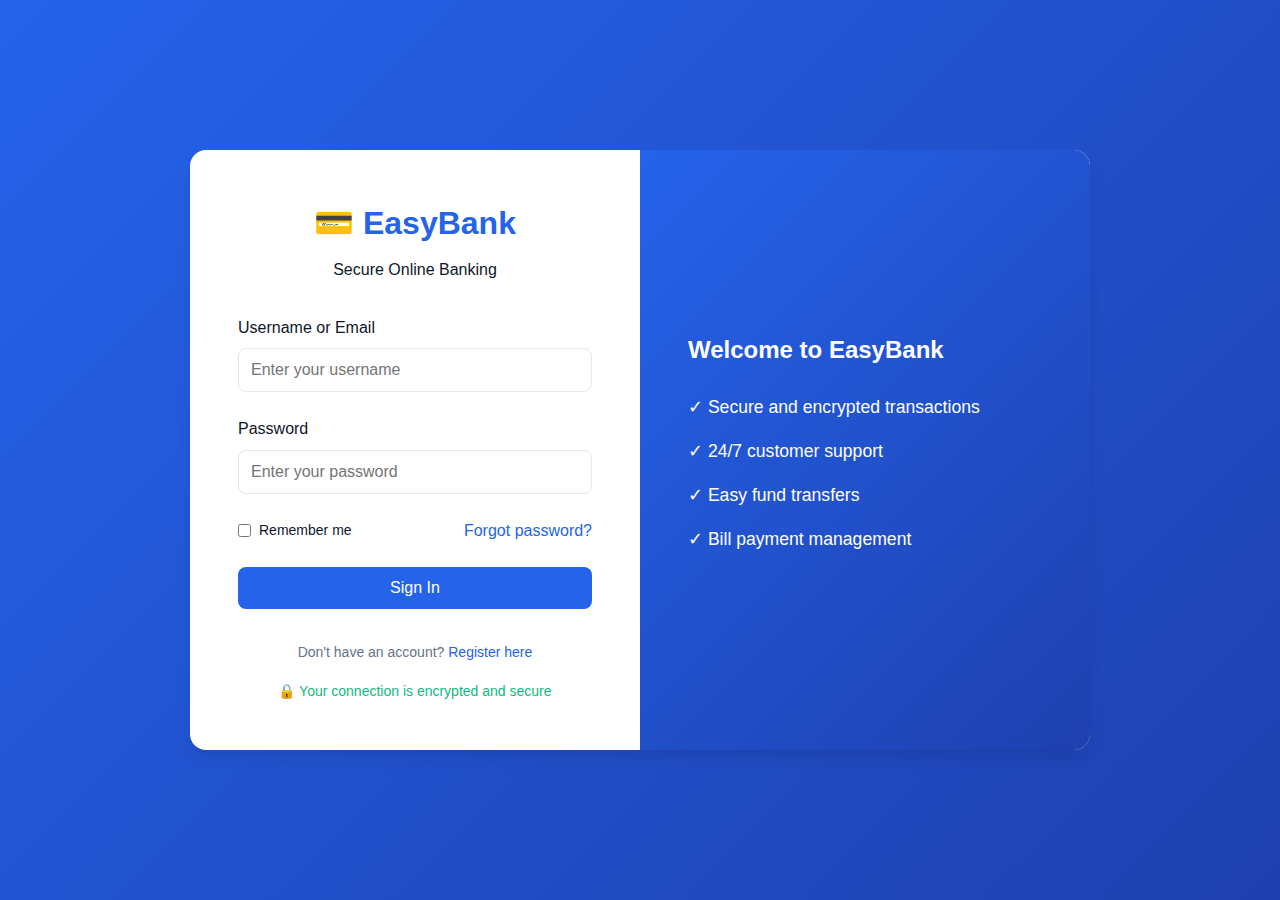
<file: login.html>
<!DOCTYPE html>
<html lang="en">
<head>
    <meta charset="UTF-8">
    <meta name="viewport" content="width=device-width, initial-scale=1.0">
    <title>EasyBank - Login</title>
    <link rel="stylesheet" href="styles.css">
</head>
<body class="login-page">
    <div class="login-container">
        <div class="login-box">
            <div class="login-header">
                <h1>💳 EasyBank</h1>
                <p>Secure Online Banking</p>
            </div>

            <form class="login-form" onsubmit="handleLogin(event)">
                <div class="form-group">
                    <label for="username">Username or Email</label>
                    <input type="text" id="username" name="username" required 
                           placeholder="Enter your username" autocomplete="username">
                </div>

                <div class="form-group">
                    <label for="password">Password</label>
                    <input type="password" id="password" name="password" required 
                           placeholder="Enter your password" autocomplete="current-password">
                </div>

                <div class="form-options">
                    <label class="checkbox-label">
                        <input type="checkbox" name="remember"> Remember me
                    </label>
                    <a href="#" class="link">Forgot password?</a>
                </div>

                <button type="submit" class="btn btn-primary btn-full">Sign In</button>
            </form>

            <div class="login-footer">
                <p>Don't have an account? <a href="#" class="link">Register here</a></p>
                <p class="security-note">🔒 Your connection is encrypted and secure</p>
            </div>
        </div>

        <div class="login-info">
            <h2>Welcome to EasyBank</h2>
            <ul>
                <li>✓ Secure and encrypted transactions</li>
                <li>✓ 24/7 customer support</li>
                <li>✓ Easy fund transfers</li>
                <li>✓ Bill payment management</li>
            </ul>
        </div>
    </div>

    <script src="script.js"></script>
</body>
</html>
</file>
<file: styles.css>
/* Reset and Base Styles */
* {
    margin: 0;
    padding: 0;
    box-sizing: border-box;
}

:root {
    --primary-color: #2563eb;
    --primary-dark: #1e40af;
    --secondary-color: #64748b;
    --success-color: #10b981;
    --danger-color: #ef4444;
    --warning-color: #f59e0b;
    --bg-color: #f8fafc;
    --card-bg: #ffffff;
    --text-primary: #0f172a;
    --text-secondary: #64748b;
    --border-color: #e2e8f0;
    --shadow: 0 1px 3px rgba(0, 0, 0, 0.1);
    --shadow-lg: 0 10px 15px -3px rgba(0, 0, 0, 0.1);
}

body {
    font-family: -apple-system, BlinkMacSystemFont, 'Segoe UI', Roboto, 'Helvetica Neue', Arial, sans-serif;
    background-color: var(--bg-color);
    color: var(--text-primary);
    line-height: 1.6;
    min-height: 100vh;
}

/* Navigation Bar */
.navbar {
    background-color: var(--card-bg);
    box-shadow: var(--shadow);
    position: sticky;
    top: 0;
    z-index: 1000;
}

.nav-container {
    max-width: 1200px;
    margin: 0 auto;
    padding: 1rem 2rem;
    display: flex;
    justify-content: space-between;
    align-items: center;
}

.nav-brand h1 {
    font-size: 1.5rem;
    color: var(--primary-color);
}

.nav-menu {
    display: flex;
    list-style: none;
    gap: 0.5rem;
    align-items: center;
}

.nav-menu a {
    text-decoration: none;
    color: var(--text-secondary);
    padding: 0.5rem 1rem;
    border-radius: 0.5rem;
    transition: all 0.3s ease;
}

.nav-menu a:hover {
    background-color: var(--bg-color);
    color: var(--primary-color);
}

.nav-menu a.active {
    background-color: var(--primary-color);
    color: white;
}

.btn-logout {
    background-color: var(--danger-color) !important;
    color: white !important;
}

/* Container */
.container {
    max-width: 1200px;
    margin: 2rem auto;
    padding: 0 2rem;
}

/* Page Header */
.page-header {
    margin-bottom: 2rem;
}

.page-header h2 {
    font-size: 2rem;
    margin-bottom: 0.5rem;
}

.page-header p {
    color: var(--text-secondary);
}

/* Welcome Section */
.welcome-section {
    margin-bottom: 2rem;
}

.subtitle {
    color: var(--text-secondary);
    margin-top: 0.5rem;
}

/* Cards */
.card {
    background-color: var(--card-bg);
    border-radius: 0.75rem;
    padding: 1.5rem;
    box-shadow: var(--shadow);
    margin-bottom: 1.5rem;
}

/* Account Cards Grid */
.account-cards {
    display: grid;
    grid-template-columns: repeat(auto-fit, minmax(300px, 1fr));
    gap: 1.5rem;
    margin-bottom: 2rem;
}

.account-card {
    background: linear-gradient(135deg, var(--primary-color) 0%, var(--primary-dark) 100%);
    color: white;
}

.card-header {
    display: flex;
    justify-content: space-between;
    align-items: center;
    margin-bottom: 1rem;
}

.card-header h3 {
    font-size: 1.25rem;
}

.account-number {
    font-size: 0.875rem;
    opacity: 0.9;
}

.balance {
    margin-bottom: 1rem;
}

.balance-label {
    font-size: 0.875rem;
    opacity: 0.9;
    margin-bottom: 0.25rem;
}

.balance-amount {
    font-size: 2rem;
    font-weight: bold;
}

.card-link {
    color: white;
    text-decoration: none;
    display: inline-block;
    margin-top: 0.5rem;
    opacity: 0.9;
    transition: opacity 0.3s;
}

.card-link:hover {
    opacity: 1;
}

/* Quick Actions */
.quick-actions {
    margin-bottom: 2rem;
}

.quick-actions h3 {
    margin-bottom: 1rem;
}

.action-buttons {
    display: grid;
    grid-template-columns: repeat(auto-fit, minmax(200px, 1fr));
    gap: 1rem;
}

.action-btn {
    background-color: var(--card-bg);
    border-radius: 0.75rem;
    padding: 1.5rem;
    text-align: center;
    text-decoration: none;
    color: var(--text-primary);
    box-shadow: var(--shadow);
    transition: all 0.3s ease;
    display: flex;
    flex-direction: column;
    align-items: center;
    gap: 0.5rem;
}

.action-btn:hover {
    transform: translateY(-2px);
    box-shadow: var(--shadow-lg);
}

.action-btn .icon {
    font-size: 2rem;
}

/* Transaction Table */
.transaction-table {
    width: 100%;
    border-collapse: collapse;
}

.transaction-table th {
    text-align: left;
    padding: 1rem;
    border-bottom: 2px solid var(--border-color);
    font-weight: 600;
    color: var(--text-secondary);
}

.transaction-table td {
    padding: 1rem;
    border-bottom: 1px solid var(--border-color);
}

.amount {
    font-weight: 600;
}

.amount.positive {
    color: var(--success-color);
}

.amount.negative {
    color: var(--danger-color);
}

.view-all {
    display: block;
    text-align: center;
    margin-top: 1rem;
    color: var(--primary-color);
    text-decoration: none;
    font-weight: 500;
}

.view-all:hover {
    text-decoration: underline;
}

/* Forms */
.form-group {
    margin-bottom: 1.5rem;
}

.form-group label {
    display: block;
    margin-bottom: 0.5rem;
    font-weight: 500;
    color: var(--text-primary);
}

.form-group input,
.form-group select,
.form-group textarea {
    width: 100%;
    padding: 0.75rem;
    border: 1px solid var(--border-color);
    border-radius: 0.5rem;
    font-size: 1rem;
    transition: border-color 0.3s;
}

.form-group input:focus,
.form-group select:focus,
.form-group textarea:focus {
    outline: none;
    border-color: var(--primary-color);
}

.form-row {
    display: grid;
    grid-template-columns: repeat(auto-fit, minmax(250px, 1fr));
    gap: 1rem;
}

.form-options {
    display: flex;
    justify-content: space-between;
    align-items: center;
    margin-bottom: 1.5rem;
}

.checkbox-label {
    display: flex;
    align-items: center;
    gap: 0.5rem;
    font-size: 0.875rem;
}

.form-actions {
    display: flex;
    gap: 1rem;
    justify-content: flex-end;
    margin-top: 2rem;
}

/* Buttons */
.btn {
    padding: 0.75rem 1.5rem;
    border: none;
    border-radius: 0.5rem;
    font-size: 1rem;
    font-weight: 500;
    cursor: pointer;
    transition: all 0.3s ease;
    text-decoration: none;
    display: inline-block;
}

.btn-primary {
    background-color: var(--primary-color);
    color: white;
}

.btn-primary:hover {
    background-color: var(--primary-dark);
}

.btn-secondary {
    background-color: var(--secondary-color);
    color: white;
}

.btn-secondary:hover {
    background-color: #475569;
}

.btn-full {
    width: 100%;
}

.btn-small {
    padding: 0.25rem 0.75rem;
    font-size: 0.875rem;
    border: 1px solid var(--border-color);
    background-color: white;
    color: var(--text-primary);
    cursor: pointer;
    border-radius: 0.25rem;
}

.btn-small:hover {
    background-color: var(--bg-color);
}

.btn-small.danger {
    color: var(--danger-color);
    border-color: var(--danger-color);
}

.btn-small.danger:hover {
    background-color: #fef2f2;
}

/* Status Badges */
.status-badge {
    padding: 0.25rem 0.75rem;
    border-radius: 9999px;
    font-size: 0.875rem;
    font-weight: 500;
}

.status-badge.success {
    background-color: #d1fae5;
    color: #065f46;
}

.status-badge.active {
    background-color: #dbeafe;
    color: #1e40af;
}

.status-badge.pending {
    background-color: #fef3c7;
    color: #92400e;
}

/* Login Page */
.login-page {
    display: flex;
    align-items: center;
    justify-content: center;
    min-height: 100vh;
    background: linear-gradient(135deg, var(--primary-color) 0%, var(--primary-dark) 100%);
}

.login-container {
    display: flex;
    max-width: 900px;
    width: 100%;
    margin: 2rem;
    background-color: white;
    border-radius: 1rem;
    box-shadow: var(--shadow-lg);
    overflow: hidden;
}

.login-box {
    flex: 1;
    padding: 3rem;
}

.login-header {
    text-align: center;
    margin-bottom: 2rem;
}

.login-header h1 {
    font-size: 2rem;
    color: var(--primary-color);
    margin-bottom: 0.5rem;
}

.login-form {
    margin-bottom: 2rem;
}

.login-footer {
    text-align: center;
    color: var(--text-secondary);
    font-size: 0.875rem;
}

.security-note {
    margin-top: 1rem;
    color: var(--success-color);
}

.login-info {
    flex: 1;
    background: linear-gradient(135deg, var(--primary-color) 0%, var(--primary-dark) 100%);
    color: white;
    padding: 3rem;
    display: flex;
    flex-direction: column;
    justify-content: center;
}

.login-info h2 {
    margin-bottom: 1.5rem;
}

.login-info ul {
    list-style: none;
}

.login-info li {
    margin-bottom: 1rem;
    font-size: 1.1rem;
}

.link {
    color: var(--primary-color);
    text-decoration: none;
}

.link:hover {
    text-decoration: underline;
}

/* Account Details */
.account-selector {
    margin-bottom: 2rem;
}

.account-selector label {
    font-weight: 600;
    margin-right: 1rem;
}

.account-selector select {
    padding: 0.75rem;
    border: 1px solid var(--border-color);
    border-radius: 0.5rem;
    font-size: 1rem;
    min-width: 300px;
}

.account-details-card .card {
    display: flex;
    justify-content: space-between;
    align-items: center;
    gap: 2rem;
}

.account-info h3 {
    margin-bottom: 0.5rem;
}

.balance-display {
    display: flex;
    gap: 3rem;
    margin-top: 1rem;
}

.balance-item .label {
    color: var(--text-secondary);
    font-size: 0.875rem;
    margin-bottom: 0.25rem;
}

.balance-item .amount {
    font-size: 1.75rem;
    font-weight: bold;
    color: var(--primary-color);
}

.account-actions {
    display: flex;
    gap: 1rem;
}

.search-filter {
    display: flex;
    gap: 1rem;
}

.search-filter input {
    flex: 1;
    padding: 0.5rem 1rem;
    border: 1px solid var(--border-color);
    border-radius: 0.5rem;
}

.search-filter select {
    padding: 0.5rem 1rem;
    border: 1px solid var(--border-color);
    border-radius: 0.5rem;
}

.section-header {
    display: flex;
    justify-content: space-between;
    align-items: center;
    margin-bottom: 1rem;
}

.pagination {
    display: flex;
    justify-content: center;
    align-items: center;
    gap: 1rem;
    margin-top: 1.5rem;
}

/* Transfer Form */
.available-balance {
    font-size: 0.875rem;
    color: var(--text-secondary);
    margin-top: 0.25rem;
}

.error-message {
    color: var(--danger-color);
    font-size: 0.875rem;
    margin-top: 0.25rem;
}

/* Bill Payment */
.payee-grid {
    display: grid;
    grid-template-columns: repeat(auto-fill, minmax(150px, 1fr));
    gap: 1rem;
}

.payee-card {
    background-color: var(--bg-color);
    border: 2px solid var(--border-color);
    border-radius: 0.75rem;
    padding: 1.5rem;
    text-align: center;
    cursor: pointer;
    transition: all 0.3s ease;
}

.payee-card:hover {
    border-color: var(--primary-color);
    transform: translateY(-2px);
}

.payee-icon {
    font-size: 2.5rem;
    margin-bottom: 0.5rem;
}

.payee-icon.add {
    font-size: 3rem;
    color: var(--primary-color);
}

.payee-name {
    font-weight: 600;
    margin-bottom: 0.25rem;
}

.payee-account {
    font-size: 0.875rem;
    color: var(--text-secondary);
}

/* Customer Support */
.support-options {
    display: grid;
    grid-template-columns: repeat(auto-fit, minmax(250px, 1fr));
    gap: 1.5rem;
    margin-bottom: 2rem;
}

.support-card {
    background-color: var(--card-bg);
    border-radius: 0.75rem;
    padding: 2rem;
    text-align: center;
    box-shadow: var(--shadow);
}

.support-icon {
    font-size: 3rem;
    margin-bottom: 1rem;
}

.support-card h3 {
    margin-bottom: 0.5rem;
}

.support-card p {
    color: var(--text-secondary);
    margin-bottom: 1.5rem;
}

.support-info {
    font-size: 0.875rem;
    color: var(--text-secondary);
    margin-top: 1rem;
}

/* Chat Interface */
.chat-card {
    max-width: 800px;
    margin: 0 auto;
}

.chat-header-bar {
    display: flex;
    justify-content: space-between;
    align-items: center;
    padding-bottom: 1rem;
    border-bottom: 1px solid var(--border-color);
    margin-bottom: 1rem;
}

.close-chat, .close-form {
    background: none;
    border: none;
    font-size: 1.5rem;
    cursor: pointer;
    color: var(--text-secondary);
}

.chat-messages {
    height: 400px;
    overflow-y: auto;
    margin-bottom: 1rem;
    padding: 1rem;
    background-color: var(--bg-color);
    border-radius: 0.5rem;
}

.message {
    display: flex;
    gap: 0.75rem;
    margin-bottom: 1rem;
}

.message-avatar {
    width: 40px;
    height: 40px;
    border-radius: 50%;
    background-color: var(--primary-color);
    color: white;
    display: flex;
    align-items: center;
    justify-content: center;
    flex-shrink: 0;
}

.message-content {
    background-color: white;
    padding: 0.75rem 1rem;
    border-radius: 0.75rem;
    max-width: 70%;
}

.message-time {
    font-size: 0.75rem;
    color: var(--text-secondary);
    display: block;
    margin-top: 0.25rem;
}

.user-message {
    flex-direction: row-reverse;
}

.user-message .message-avatar {
    background-color: var(--success-color);
}

.user-message .message-content {
    background-color: var(--primary-color);
    color: white;
}

.quick-replies {
    display: flex;
    flex-wrap: wrap;
    gap: 0.5rem;
    margin-bottom: 1rem;
}

.quick-reply-btn {
    padding: 0.5rem 1rem;
    border: 1px solid var(--border-color);
    background-color: white;
    border-radius: 9999px;
    cursor: pointer;
    font-size: 0.875rem;
    transition: all 0.3s;
}

.quick-reply-btn:hover {
    background-color: var(--primary-color);
    color: white;
    border-color: var(--primary-color);
}

.chat-input-area {
    display: flex;
    gap: 0.5rem;
}

.chat-input-area input {
    flex: 1;
    padding: 0.75rem;
    border: 1px solid var(--border-color);
    border-radius: 0.5rem;
}

/* FAQ */
.faq-list {
    max-width: 800px;
}

.faq-item {
    background-color: var(--card-bg);
    border-radius: 0.5rem;
    margin-bottom: 0.5rem;
    box-shadow: var(--shadow);
}

.faq-question {
    padding: 1rem 1.5rem;
    cursor: pointer;
    display: flex;
    justify-content: space-between;
    align-items: center;
    font-weight: 500;
}

.faq-question:hover {
    background-color: var(--bg-color);
}

.faq-icon {
    font-size: 1.5rem;
    color: var(--primary-color);
    transition: transform 0.3s;
}

.faq-item.active .faq-icon {
    transform: rotate(45deg);
}

.faq-answer {
    max-height: 0;
    overflow: hidden;
    transition: max-height 0.3s ease;
}

.faq-item.active .faq-answer {
    max-height: 500px;
}

.faq-answer p {
    padding: 0 1.5rem 1.5rem;
    color: var(--text-secondary);
}

/* Modal */
.modal {
    display: none;
    position: fixed;
    top: 0;
    left: 0;
    width: 100%;
    height: 100%;
    background-color: rgba(0, 0, 0, 0.5);
    z-index: 2000;
    align-items: center;
    justify-content: center;
}

.modal.show {
    display: flex;
}

.modal-content {
    background-color: white;
    border-radius: 0.75rem;
    max-width: 500px;
    width: 90%;
    max-height: 90vh;
    overflow-y: auto;
}

.modal-header {
    padding: 1.5rem;
    border-bottom: 1px solid var(--border-color);
    display: flex;
    justify-content: space-between;
    align-items: center;
}

.modal-header.success {
    background-color: var(--success-color);
    color: white;
}

.modal-header .close {
    font-size: 1.5rem;
    cursor: pointer;
    color: var(--text-secondary);
}

.modal-body {
    padding: 1.5rem;
}

.modal-footer {
    padding: 1.5rem;
    border-top: 1px solid var(--border-color);
    display: flex;
    gap: 1rem;
    justify-content: flex-end;
}

.confirmation-details p {
    margin-bottom: 0.75rem;
}

.confirmation-number {
    font-weight: 600;
    color: var(--primary-color);
    margin-top: 1rem;
}

.warning-text {
    color: var(--warning-color);
    margin-top: 1rem;
    font-size: 0.875rem;
}

/* Chat Widget */
.chat-widget {
    position: fixed;
    bottom: 2rem;
    right: 2rem;
    z-index: 1000;
}

.chat-header {
    background-color: var(--primary-color);
    color: white;
    padding: 1rem 1.5rem;
    border-radius: 0.75rem;
    cursor: pointer;
    box-shadow: var(--shadow-lg);
}

.chat-body {
    background-color: white;
    border-radius: 0.75rem;
    padding: 1rem;
    margin-top: 0.5rem;
    box-shadow: var(--shadow-lg);
    width: 250px;
}

/* Responsive Design */
@media (max-width: 768px) {
    .nav-menu {
        flex-wrap: wrap;
    }
    
    .account-cards {
        grid-template-columns: 1fr;
    }
    
    .action-buttons {
        grid-template-columns: 1fr;
    }
    
    .form-row {
        grid-template-columns: 1fr;
    }
    
    .login-container {
        flex-direction: column;
    }
    
    .login-info {
        display: none;
    }
    
    .support-options {
        grid-template-columns: 1fr;
    }
    
    .account-details-card .card {
        flex-direction: column;
        align-items: flex-start;
    }
    
    .transaction-table {
        font-size: 0.875rem;
    }
    
    .transaction-table th,
    .transaction-table td {
        padding: 0.5rem;
    }
}
</file>
